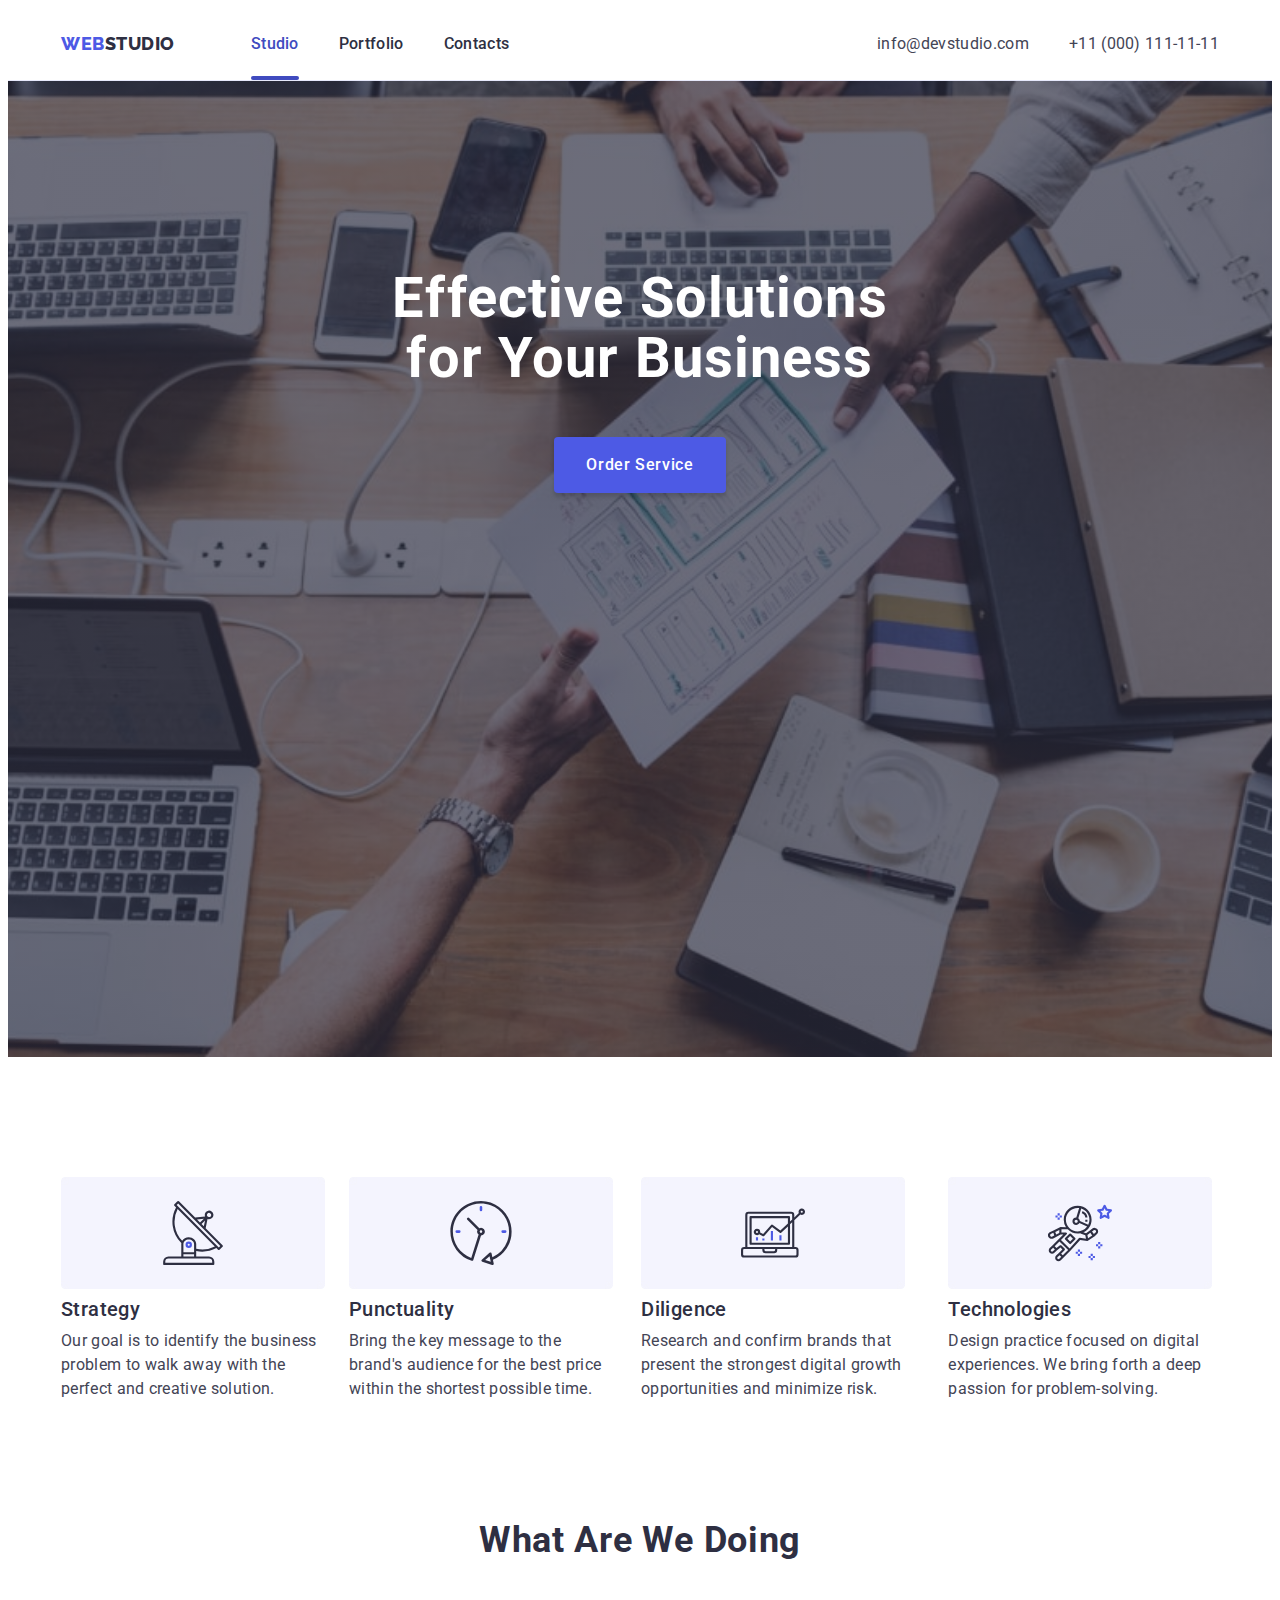
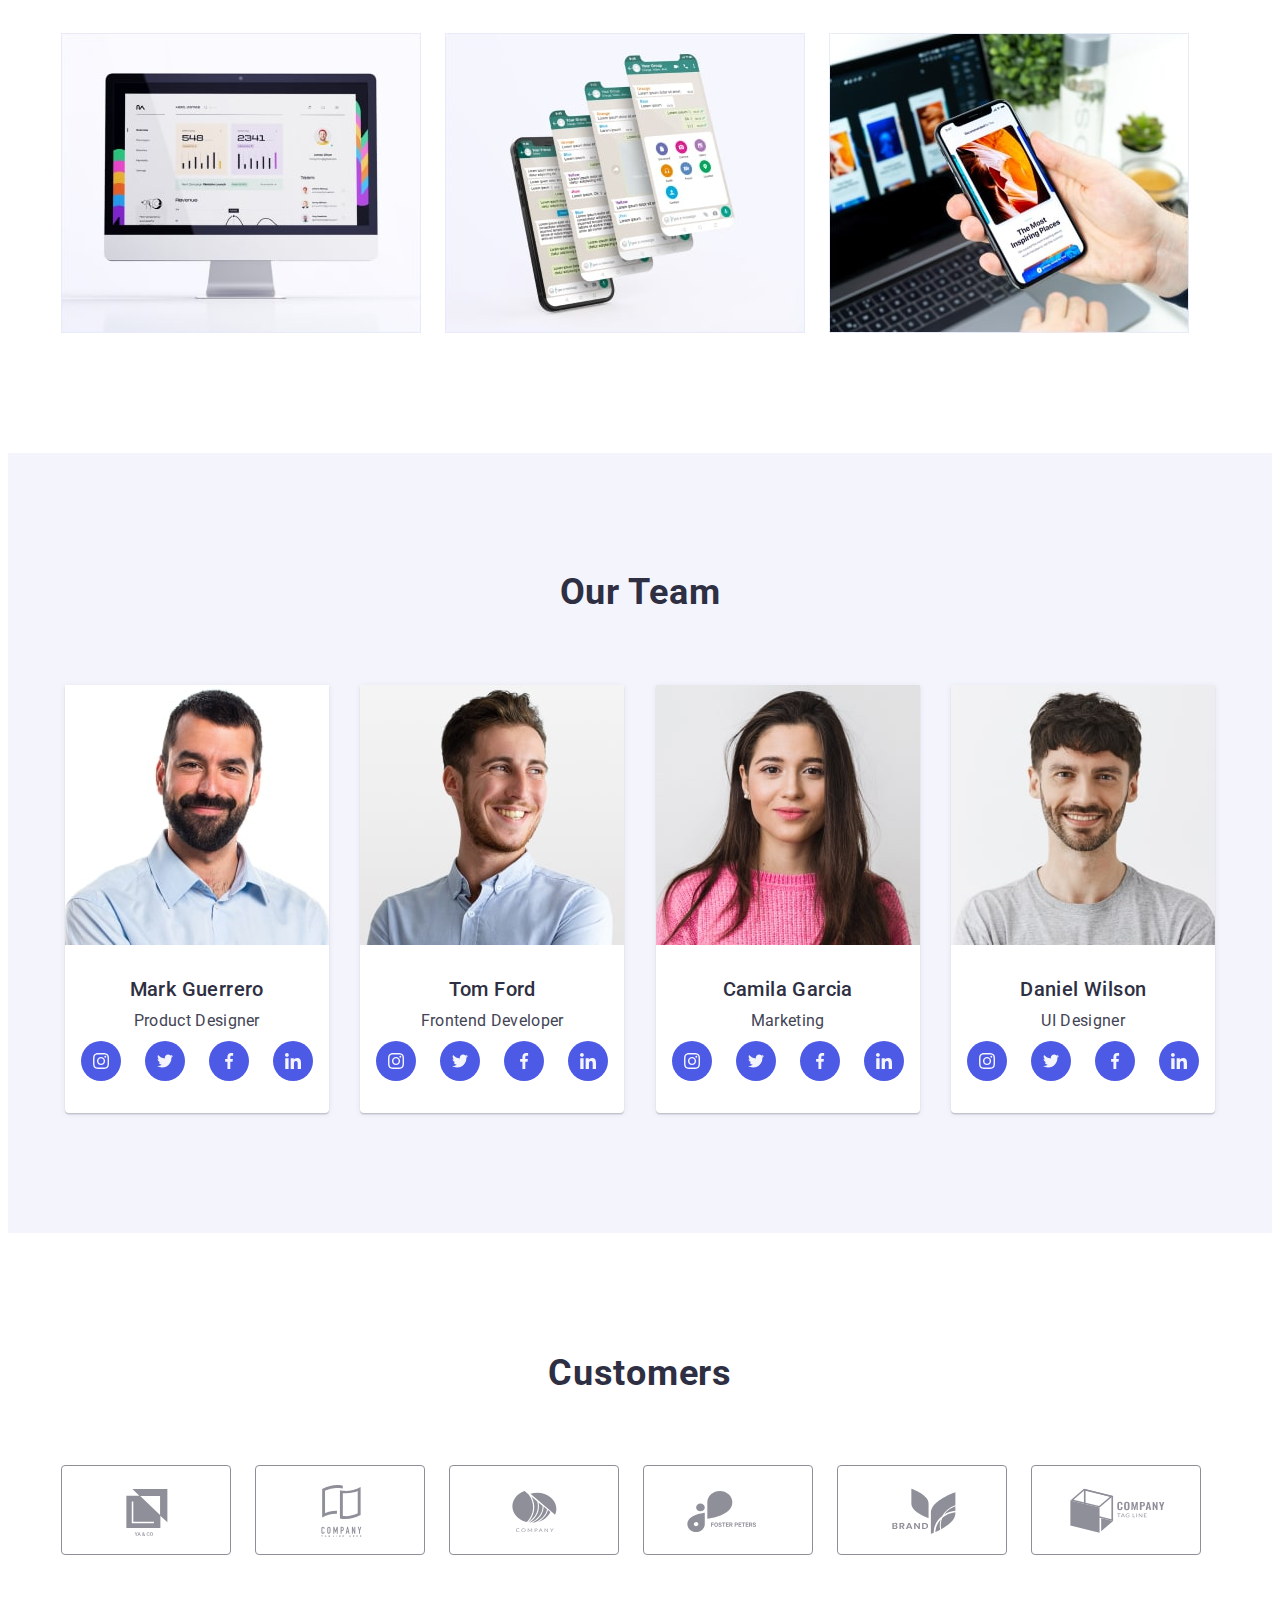
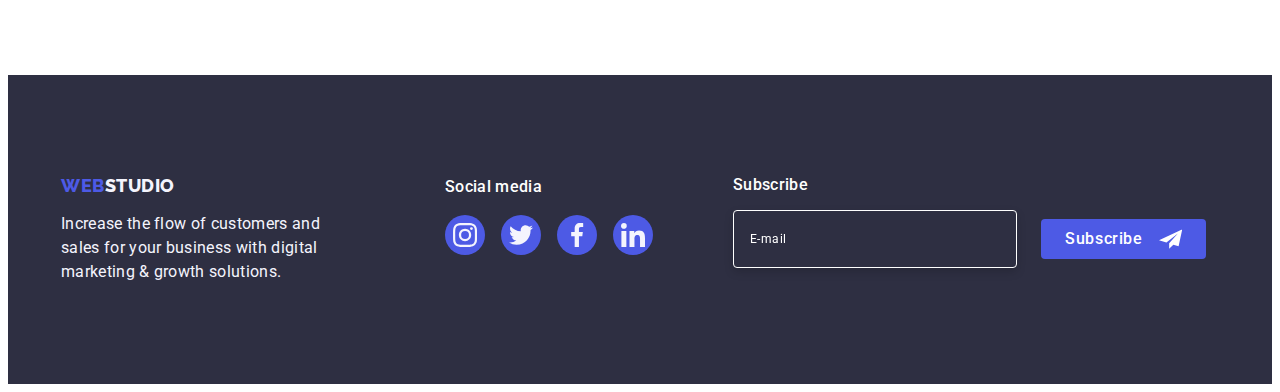
<file: index.html>
<!DOCTYPE html>
<html lang="en">
  <head>
    <meta charset="UTF-8" />
    <meta http-equiv="X-UA-Compatible" content="IE=edge" />
    <meta name="viewport" content="width=device-width, initial-scale=1.0" />
    <title>Web Studio</title>
    <link rel="preconnect" href="https://fonts.googleapis.com" />
    <link rel="preconnect" href="https://fonts.gstatic.com" crossorigin />
    <link
      href="https://fonts.googleapis.com/css2?family=Raleway:wght@800&family=Roboto:wght@400;500;700;900&display=swap"
      rel="stylesheet"
    />
    <link
      rel="stylesheet"
      href="https://cdnjs.cloudflare.com/ajax/libs/modern-normalize/1.1.0/modern-normalize.min.css"
      integrity="sha512-wpPYUAdjBVSE4KJnH1VR1HeZfpl1ub8YT/NKx4PuQ5NmX2tKuGu6U/JRp5y+Y8XG2tV+wKQpNHVUX03MfMFn9Q=="
      crossorigin="anonymous"
      referrerpolicy="no-referrer"
    />
    <link rel="stylesheet" href="./css/styles.css" />
  </head>
  <body>
    <header class="header">
      <div class="container container-header">
        <nav class="header-navigation">
          <a href="./index.html" class="logo-link link"
            >Web<span class="header-logo link">Studio</span></a
          >
          <ul class="header-list list">
            <li class="header-item">
              <a href="./index.html" class="header-link link studio-link"
                >Studio</a
              >
            </li>
            <li class="header-item">
              <a href="./portfolio.html" class="header-link link">Portfolio</a>
            </li>
            <li class="header-item">
              <a href="" class="header-link link">Contacts</a>
            </li>
          </ul>
        </nav>
        <address class="header-address">
          <ul class="header-address-list list">
            <li>
              <a
                class="header-address-link link"
                href="mailto:info@devstudio.com"
                >info@devstudio.com</a
              >
            </li>
            <li>
              <a class="header-address-link link" href="tel:+110001111111"
                >+11 (000) 111-11-11</a
              >
            </li>
          </ul>
        </address>
      </div>
    </header>
    <main>
      <section class="hero">
        <div class="container hero-container">
          <h1 class="hero-title">Effective Solutions for Your Business</h1>
          <button type="button" class="hero-button" data-modal-open>
            Order Service
          </button>
        </div>
      </section>
      <section class="opportunities">
        <div class="container opportunities-container">
          <h2 class="visually-hidden">заголовок</h2>
          <ul class="opportunities-list list">
            <li class="opportunities-item">
              <div class="icons-opportuinities-container">
                <a class="icons-opportuinities-link" href="">
                  <svg class="opportunities-icon" width="64" height="64">
                    <use href="./images/icons-1.svg#icon-antenna-1"></use>
                  </svg>
                </a>
              </div>
              <h3 class="opportunities-titles">Strategy</h3>
              <p class="about-opportunities-titles">
                Our goal is to identify the business problem to walk away with
                the perfect and creative solution.
              </p>
            </li>
            <li class="opportunities-item">
              <div class="icons-opportuinities-container">
                <a class="icons-opportuinities-link" href="">
                  <svg class="opportunities-icon" width="64" height="64">
                    <use href="./images/icons-1.svg#icon-clock-1"></use>
                  </svg>
                </a>
              </div>
              <h3 class="opportunities-titles">Punctuality</h3>
              <p class="about-opportunities-titles">
                Bring the key message to the brand's audience for the best price
                within the shortest possible time.
              </p>
            </li>
            <li class="opportunities-item">
              <div class="icons-opportuinities-container">
                <a class="icons-opportuinities-link" href="">
                  <svg class="opportunities-icon" width="64" height="64">
                    <use href="./images/icons-1.svg#icon-diagram-1"></use>
                  </svg>
                </a>
              </div>
              <h3 class="opportunities-titles">Diligence</h3>
              <p class="about-opportunities-titles">
                Research and confirm brands that present the strongest digital
                growth opportunities and minimize risk.
              </p>
            </li>
            <li class="opportunities-item">
              <div class="icons-opportuinities-container">
                <a class="icons-opportuinities-link" href="">
                  <svg class="opportunities-icon" width="64" height="64">
                    <use href="./images/icons-1.svg#icon-astronaut-1"></use>
                  </svg>
                </a>
              </div>
              <h3 class="opportunities-titles">Technologies</h3>
              <p class="about-opportunities-titles">
                Design practice focused on digital experiences. We bring forth a
                deep passion for problem-solving.
              </p>
            </li>
          </ul>
        </div>
      </section>
      <section class="work">
        <div class="container">
          <h2 class="work-title">What are we doing</h2>
          <ul class="work-list list">
            <li class="work-item">
              <img
                src="./images/doing-1.jpg"
                alt="we are doing-1"
                width="360"
                height="300"
              />
            </li>
            <li class="work-item">
              <img
                src="./images/doing-2.jpg"
                alt="we are doing-2"
                width="360"
                height="300"
              />
            </li>
            <li class="work-item">
              <img
                src="./images/doing-3.jpg"
                alt="we are doing-3"
                width="360"
                height="300"
              />
            </li>
          </ul>
        </div>
      </section>
      <section class="team">
        <div class="container">
          <h2 class="team-title">Our Team</h2>
          <ul class="team-list list">
            <li class="team-item">
              <img
                src="./images/employee-1.jpg"
                alt="employee-1"
                width="264"
                height="260"
              />
              <div class="about-team-title-container">
                <h3 class="about-team-title">Mark Guerrero</h3>
                <p class="about-team-title-work">Product Designer</p>
                <ul class="team-soc-list list">
                  <li class="team-soc-item">
                    <a href="" class="team-soc-link link"
                      ><svg class="team-soc-icon" width="16" height="16">
                        <use
                          href="./images/icons.svg#icon-instagram-logo"
                        ></use>
                      </svg>
                    </a>
                  </li>
                  <li class="team-soc-item">
                    <a href="" class="team-soc-link link">
                      <svg class="team-soc-icon" width="16" height="16">
                        <use href="./images/icons.svg#icon-twitter-logo"></use>
                      </svg>
                    </a>
                  </li>
                  <li class="team-soc-item">
                    <a href="" class="team-soc-link link">
                      <svg class="team-soc-icon" width="16" height="16">
                        <use href="./images/icons.svg#icon-facebook-logo"></use>
                      </svg>
                    </a>
                  </li>
                  <li class="team-soc-item">
                    <a href="" class="team-soc-link link">
                      <svg class="team-soc-icon" width="16" height="16">
                        <use href="./images/icons.svg#icon-linkedin-logo"></use>
                      </svg>
                    </a>
                  </li>
                </ul>
              </div>
            </li>
            <li class="team-item">
              <img
                src="./images/employee-2.jpg"
                alt="employee-2"
                width="264"
                height="260"
              />
              <div class="about-team-title-container">
                <h3 class="about-team-title">Tom Ford</h3>
                <p class="about-team-title-work">Frontend Developer</p>
                <ul class="team-soc-list list">
                  <li class="team-soc-item">
                    <a href="" class="team-soc-link link"
                      ><svg class="team-soc-icon" width="16" height="16">
                        <use
                          href="./images/icons.svg#icon-instagram-logo"
                        ></use>
                      </svg>
                    </a>
                  </li>
                  <li class="team-soc-item">
                    <a href="" class="team-soc-link link">
                      <svg class="team-soc-icon" width="16" height="16">
                        <use href="./images/icons.svg#icon-twitter-logo"></use>
                      </svg>
                    </a>
                  </li>
                  <li class="team-soc-item">
                    <a href="" class="team-soc-link link">
                      <svg class="team-soc-icon" width="16" height="16">
                        <use href="./images/icons.svg#icon-facebook-logo"></use>
                      </svg>
                    </a>
                  </li>
                  <li class="team-soc-item">
                    <a href="" class="team-soc-link link">
                      <svg class="team-soc-icon" width="16" height="16">
                        <use href="./images/icons.svg#icon-linkedin-logo"></use>
                      </svg>
                    </a>
                  </li>
                </ul>
              </div>
            </li>
            <li class="team-item">
              <img
                src="./images/employee-3.jpg"
                alt="employee-3"
                width="264"
                height="260"
              />
              <div class="about-team-title-container">
                <h3 class="about-team-title">Camila Garcia</h3>
                <p class="about-team-title-work">Marketing</p>
                <ul class="team-soc-list list">
                  <li class="team-soc-item">
                    <a href="" class="team-soc-link link">
                      <svg class="team-soc-icon" width="16" height="16">
                        <use
                          href="./images/icons.svg#icon-instagram-logo"
                        ></use>
                      </svg>
                    </a>
                  </li>
                  <li class="team-soc-item">
                    <a href="" class="team-soc-link link">
                      <svg class="team-soc-icon" width="16" height="16">
                        <use href="./images/icons.svg#icon-twitter-logo"></use>
                      </svg>
                    </a>
                  </li>
                  <li class="team-soc-item">
                    <a href="" class="team-soc-link link">
                      <svg class="team-soc-icon" width="16" height="16">
                        <use href="./images/icons.svg#icon-facebook-logo"></use>
                      </svg>
                    </a>
                  </li>
                  <li class="team-soc-item">
                    <a href="" class="team-soc-link link">
                      <svg class="team-soc-icon" width="16" height="16">
                        <use href="./images/icons.svg#icon-linkedin-logo"></use>
                      </svg>
                    </a>
                  </li>
                </ul>
              </div>
            </li>
            <li class="team-item">
              <img
                src="./images/employee-4.jpg"
                alt="employee-4"
                width="264"
                height="260"
              />
              <div class="about-team-title-container">
                <h3 class="about-team-title">Daniel Wilson</h3>
                <p class="about-team-title-work">UI Designer</p>
                <ul class="team-soc-list list">
                  <li class="team-soc-item">
                    <a href="" class="team-soc-link link">
                      <svg class="team-soc-icon" width="16" height="16">
                        <use
                          href="./images/icons.svg#icon-instagram-logo"
                        ></use>
                      </svg>
                    </a>
                  </li>
                  <li class="team-soc-item">
                    <a href="" class="team-soc-link link">
                      <svg class="team-soc-icon" width="16" height="16">
                        <use href="./images/icons.svg#icon-twitter-logo"></use>
                      </svg>
                    </a>
                  </li>
                  <li class="team-soc-item">
                    <a href="" class="team-soc-link link">
                      <svg class="team-soc-icon" width="16" height="16">
                        <use href="./images/icons.svg#icon-facebook-logo"></use>
                      </svg>
                    </a>
                  </li>
                  <li class="team-soc-item">
                    <a href="" class="team-soc-link link">
                      <svg class="team-soc-icon" width="16" height="16">
                        <use href="./images/icons.svg#icon-linkedin-logo"></use>
                      </svg>
                    </a>
                  </li>
                </ul>
              </div>
            </li>
          </ul>
        </div>
      </section>
      <section class="customers">
        <div class="container">
          <p class="customers-text">Customers</p>
          <ul class="customers-list list">
            <li class="customers-item">
              <a href="" class="customers-link link">
                <svg class="customers-icon" width="104" height="56">
                  <use href="./images/icons-customers.svg#icon-Logo"></use>
                </svg>
              </a>
            </li>
            <li class="customers-item">
              <a href="" class="customers-link link">
                <svg class="customers-icon" width="104" height="56">
                  <use href="./images/icons-customers.svg#icon-Logo-1"></use>
                </svg>
              </a>
            </li>
            <li class="customers-item">
              <a href="" class="customers-link link">
                <svg class="customers-icon" width="104" height="56">
                  <use href="./images/icons-customers.svg#icon-Logo-2"></use>
                </svg>
              </a>
            </li>
            <li class="customers-item">
              <a href="" class="customers-link link">
                <svg class="customers-icon" width="104" height="56">
                  <use href="./images/icons-customers.svg#icon-Logo-3"></use>
                </svg>
              </a>
            </li>
            <li class="customers-item">
              <a href="" class="customers-link link">
                <svg class="customers-icon" width="104" height="56">
                  <use href="./images/icons-customers.svg#icon-Logo-4"></use>
                </svg>
              </a>
            </li>
            <li class="customers-item">
              <a href="" class="customers-link link">
                <svg class="customers-icon" width="104" height="56">
                  <use href="./images/icons-customers.svg#icon-Logo-5"></use>
                </svg>
              </a>
            </li>
          </ul>
        </div>
      </section>
    </main>
    <footer class="footer">
      <div class="container footer-container">
        <div>
          <a class="logo-link link" href="./index.html"
            >Web<span class="footer-logo link">Studio</span></a
          >
          <p class="footer-text">
            Increase the flow of customers and sales for your business with
            digital marketing & growth solutions.
          </p>
        </div>
        <div class="footer-icon-container">
          <p class="footer-text-icon">Social media</p>
          <ul class="footer-soc-list list">
            <li class="footer-soc-item">
              <a class="footer-soc-link link" href="">
                <svg class="footer-soc-icon" width="24" height="24">
                  <use href="./images/icons.svg#icon-instagram-logo"></use>
                </svg>
              </a>
            </li>
            <li class="footer-soc-item">
              <a class="footer-soc-link link" href="">
                <svg class="footer-soc-icon" width="24" height="24">
                  <use href="./images/icons.svg#icon-twitter-logo"></use>
                </svg>
              </a>
            </li>
            <li class="footer-soc-item">
              <a class="footer-soc-link link" href="">
                <svg class="footer-soc-icon" width="24" height="24">
                  <use href="./images/icons.svg#icon-facebook-logo"></use>
                </svg>
              </a>
            </li>
            <li class="footer-soc-item">
              <a class="footer-soc-link link" href="">
                <svg class="footer-soc-icon" width="24" height="24">
                  <use href="./images/icons.svg#icon-linkedin-logo"></use>
                </svg>
              </a>
            </li>
          </ul>
        </div>
        <div class="subscribe">
          <p class="text-subscribe">Subscribe</p>
          <form class="subscribe-form">
            <input
              class="subscribe-email"
              id="email"
              type="email"
              placeholder="E-mail"
            />
            <button type="submit" class="subscribe-btn">
              <span class="subscribe-text-icon"
                >Subscribe
                <svg class="airplane" width="24" height="24">
                  <use href="./images/icons.svg#icon-Frame-3-1"></use>
                </svg>
              </span>
            </button>
          </form>
        </div>
      </div>
    </footer>
    <div class="backdrop is-hidden" data-modal>
      <div class="modal">
        <button type="button" class="modal-button" data-modal-close>
          <svg class="modal-icon" width="8" height="8">
            <use
              href="./images/symbol-defs.svg#icon-close-black-18dp-2-1"
            ></use>
          </svg>
        </button>
        <p class="backdrop-title">
          Leave your contacts and we will call you back
        </p>
        <form class="backdrop-form">
          <label class="backdrop-label">
            <span class="names-label">Name</span>
            <div class="input-wrap">
              <input type="text" name="text" required class="backdrop-input" />
              <svg class="input-icon" width="18" height="18">
                <use href="./images/icons.svg#icon-person-1"></use>
              </svg>
            </div>
          </label>
          <label class="backdrop-label">
            <span class="names-label">Phone</span>
            <div class="input-wrap">
              <input
                type="tel"
                name="phone_number"
                required
                class="backdrop-input"
              />
              <svg class="input-icon" width="18" height="24">
                <use href="./images/icons.svg#icon-tel-1"></use>
              </svg>
            </div>
          </label>
          <label class="backdrop-label">
            <span class="names-label">Email</span>
            <div class="input-wrap">
              <input
                type="email"
                name="email"
                required
                class="backdrop-input"
              />
              <svg class="input-icon" width="18" height="24">
                <use href="./images/icons.svg#icon-email-1"></use>
              </svg>
            </div>
          </label>
          <label class="backdrop-label-1">
            <span class="names-label">Comment</span>
            <textarea
              class="backdrop-input-1"
              name="text"
              id="text"
              placeholder="Text input"
              cols="5"
              rows="7"
            ></textarea>
          </label>
          <div class="backdrop-check">
            <input
              class="check-btn is-hidden"
              name="privacy"
              type="checkbox"
              value="true"
              id="privacy"
            />
            <label for="privacy" class="privacy-information">
              I accept the terms and conditions of the
              <a href=""><span class="privacy-policy">Privacy Policy</span> </a>
            </label>
          </div>
          <div class="button-wrap-backdrop">
            <button type="submit" class="backdrop-button">Send</button>
          </div>
        </form>
      </div>
    </div>
    <script src="./js/modal.js"></script>
  </body>
</html>
</file>
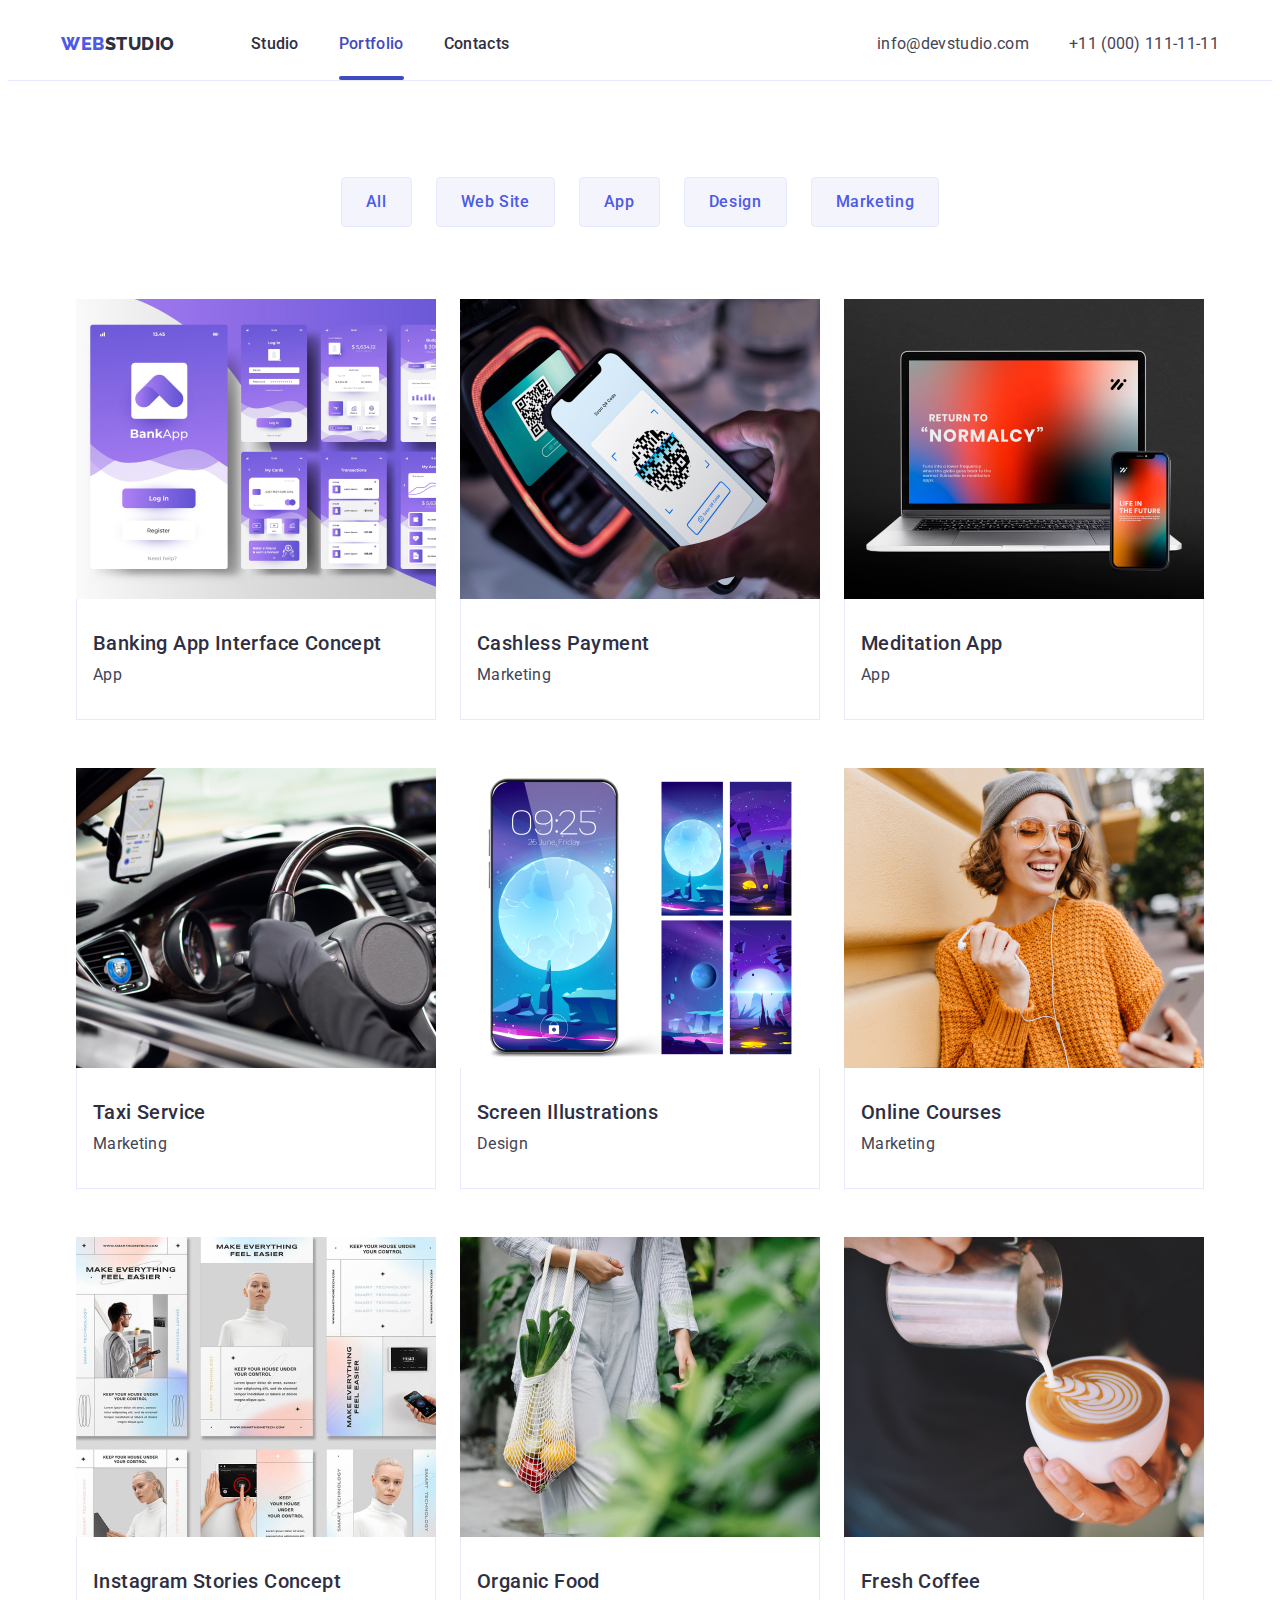
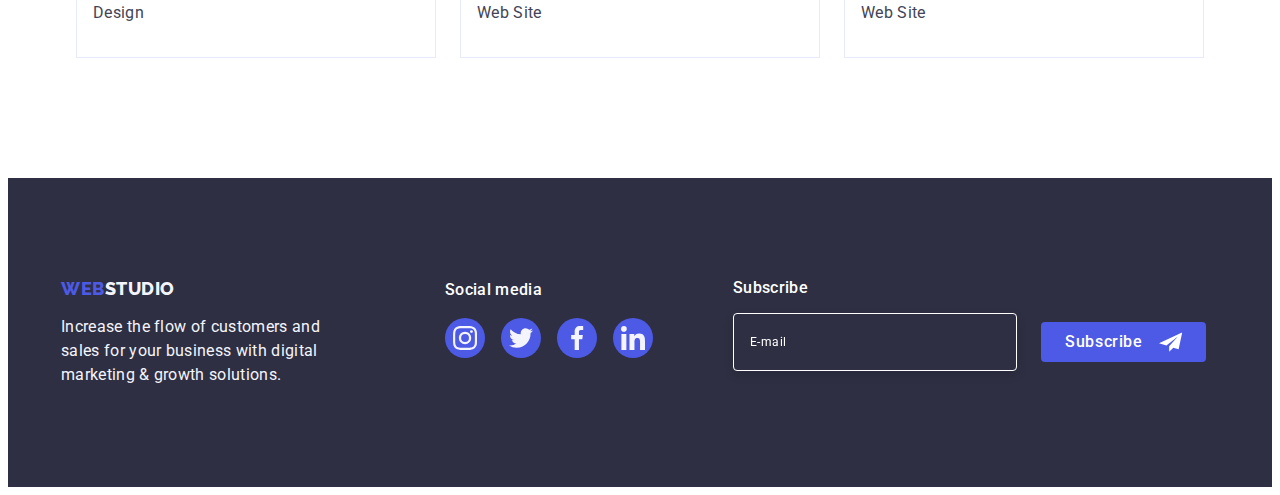
<file: portfolio.html>
<!DOCTYPE html>
<html lang="en">
  <head>
    <meta charset="UTF-8" />
    <meta http-equiv="X-UA-Compatible" content="IE=edge" />
    <meta name="viewport" content="width=device-width, initial-scale=1.0" />
    <title>Web Studio</title>
    <link rel="preconnect" href="https://fonts.googleapis.com" />
    <link rel="preconnect" href="https://fonts.gstatic.com" crossorigin />
    <link
      href="https://fonts.googleapis.com/css2?family=Raleway:wght@800&family=Roboto:wght@400;500;700;900&display=swap"
      rel="stylesheet"
    />
    <link
      rel="stylesheet"
      href="https://cdnjs.cloudflare.com/ajax/libs/modern-normalize/1.1.0/modern-normalize.min.css"
      integrity="sha512-wpPYUAdjBVSE4KJnH1VR1HeZfpl1ub8YT/NKx4PuQ5NmX2tKuGu6U/JRp5y+Y8XG2tV+wKQpNHVUX03MfMFn9Q=="
      crossorigin="anonymous"
      referrerpolicy="no-referrer"
    />
    <link rel="stylesheet" href="./css/styles.css" />
  </head>
  <body>
    <header class="portfolio-header">
      <div class="container container-header-portfolio">
        <nav class="portfolio-header-navigation">
          <a href="./index.html" class="portfolio-logo-link link"
            >Web<span class="portfolio-header-logo link">Studio</span></a
          >
          <ul class="portfolio-header-list list">
            <li class="portfolio-header-item">
              <a href="./index.html" class="portfolio-header-link link"
                >Studio</a
              >
            </li>
            <li class="portfolio-header-item">
              <a
                href="./portfolio.html"
                class="portfolio-header-link link main-porfolio-link"
                >Portfolio</a
              >
            </li>
            <li class="portfolio-header-item">
              <a class="portfolio-header-link link" href="">Contacts</a>
            </li>
          </ul>
        </nav>
        <address class="portfolio-header-address">
          <ul class="portfolio-header-list list">
            <li class="portfolio-header-item">
              <a
                class="portfolio-address-link link"
                href="mailto:info@devstudio.com"
                >info@devstudio.com</a
              >
            </li>
            <li class="portfolio-header-item">
              <a class="portfolio-address-link link" href="tel:+110001111111"
                >+11 (000) 111-11-11</a
              >
            </li>
          </ul>
        </address>
      </div>
    </header>
    <main>
      <section class="hero-portfolio">
        <div class="container">
          <h1 class="visually-hidden">заголовок</h1>
          <ul class="help-button-list list container-wrap-button">
            <li class="help-button-item">
              <button class="help-button-btn" type="button">All</button>
            </li>
            <li class="help-button-item">
              <button class="help-button-btn" type="button">Web Site</button>
            </li>
            <li class="help-button-item">
              <button class="help-button-btn" type="button">App</button>
            </li>
            <li class="help-button-item">
              <button class="help-button-btn" type="button">Design</button>
            </li>
            <li class="help-button-item">
              <button class="help-button-btn" type="button">Marketing</button>
            </li>
          </ul>
          <ul class="hero-portfolio-list list">
            <li class="hero-portfolio-item">
              <a href="" class="hero-portfolio-link link">
                <div class="back-text-styles">
                  <img
                    src="./images/row-1-1.jpg"
                    alt="Banking App"
                    width="360"
                    height="300"
                  />
                  <p class="hero-portfolio-text">
                    14 Stylish and User-Friendly App Design Concepts · Task
                    Manager App · Calorie Tracker App · Exotic Fruit Ecommerce
                    App · Cloud Storage App
                  </p>
                </div>
                <div class="hero-portfolio-titles-container">
                  <h2 class="hero-portfolio-titles">
                    Banking App Interface Concept
                  </h2>
                  <p class="about-hero-portfolio-titles">App</p>
                </div>
              </a>
            </li>
            <li class="hero-portfolio-item">
              <a href="" class="hero-portfolio-link link">
                <div class="back-text-styles">
                  <img
                    src="./images/row-1-2.jpg"
                    alt="Cashless Payment"
                    width="360"
                    height="300"
                  />
                  <p class="hero-portfolio-text">
                    14 Stylish and User-Friendly App Design Concepts · Task
                    Manager App · Calorie Tracker App · Exotic Fruit Ecommerce
                    App · Cloud Storage App
                  </p>
                </div>
                <div class="hero-portfolio-titles-container">
                  <h2 class="hero-portfolio-titles">Cashless Payment</h2>
                  <p class="about-hero-portfolio-titles">Marketing</p>
                </div>
              </a>
            </li>
            <li class="hero-portfolio-item">
              <a href="" class="hero-portfolio-link link">
                <div class="back-text-styles">
                  <img
                    src="./images/row-1-3.jpg"
                    alt="Meditation App"
                    width="360"
                    height="300"
                  />
                  <p class="hero-portfolio-text">
                    14 Stylish and User-Friendly App Design Concepts · Task
                    Manager App · Calorie Tracker App · Exotic Fruit Ecommerce
                    App · Cloud Storage App
                  </p>
                </div>
                <div class="hero-portfolio-titles-container">
                  <h2 class="hero-portfolio-titles">Meditation App</h2>
                  <p class="about-hero-portfolio-titles">App</p>
                </div>
              </a>
            </li>
            <li class="hero-portfolio-item">
              <a href="" class="hero-portfolio-link link">
                <div class="back-text-styles">
                  <img
                    src="./images/row-2-1.jpg"
                    alt="Taxi Service"
                    width="360"
                    height="300"
                  />
                  <p class="hero-portfolio-text">
                    14 Stylish and User-Friendly App Design Concepts · Task
                    Manager App · Calorie Tracker App · Exotic Fruit Ecommerce
                    App · Cloud Storage App
                  </p>
                </div>
                <div class="hero-portfolio-titles-container">
                  <h2 class="hero-portfolio-titles">Taxi Service</h2>
                  <p class="about-hero-portfolio-titles">Marketing</p>
                </div>
              </a>
            </li>
            <li class="hero-portfolio-item">
              <a href="" class="hero-portfolio-link link">
                <div class="back-text-styles">
                  <img
                    src="./images/row-2-2.jpg"
                    alt="Screen Illustrations"
                    width="360"
                    height="300"
                  />
                  <p class="hero-portfolio-text">
                    14 Stylish and User-Friendly App Design Concepts · Task
                    Manager App · Calorie Tracker App · Exotic Fruit Ecommerce
                    App · Cloud Storage App
                  </p>
                </div>
                <div class="hero-portfolio-titles-container">
                  <h2 class="hero-portfolio-titles">Screen Illustrations</h2>
                  <p class="about-hero-portfolio-titles">Design</p>
                </div>
              </a>
            </li>
            <li class="hero-portfolio-item">
              <a href="" class="hero-portfolio-link link">
                <div class="back-text-styles">
                  <img
                    src="./images/row-2-3.jpg"
                    alt="Online Courses"
                    width="360"
                    height="300"
                  />
                  <p class="hero-portfolio-text">
                    14 Stylish and User-Friendly App Design Concepts · Task
                    Manager App · Calorie Tracker App · Exotic Fruit Ecommerce
                    App · Cloud Storage App
                  </p>
                </div>
                <div class="hero-portfolio-titles-container">
                  <h2 class="hero-portfolio-titles">Online Courses</h2>
                  <p class="about-hero-portfolio-titles">Marketing</p>
                </div>
              </a>
            </li>
            <li class="hero-portfolio-item">
              <a href="" class="hero-portfolio-link link">
                <div class="back-text-styles">
                  <img
                    src="./images/row-3-1.jpg"
                    alt="Instagram Stories Concept"
                    width="360"
                    height="300"
                  />
                  <p class="hero-portfolio-text">
                    14 Stylish and User-Friendly App Design Concepts · Task
                    Manager App · Calorie Tracker App · Exotic Fruit Ecommerce
                    App · Cloud Storage App
                  </p>
                </div>
                <div class="hero-portfolio-titles-container">
                  <h2 class="hero-portfolio-titles">
                    Instagram Stories Concept
                  </h2>
                  <p class="about-hero-portfolio-titles">Design</p>
                </div>
              </a>
            </li>
            <li class="hero-portfolio-item">
              <a href="" class="hero-portfolio-link link">
                <div class="back-text-styles">
                  <img
                    src="./images/row-3-2.jpg"
                    alt="Organic Food"
                    width="360"
                    height="300"
                  />
                  <p class="hero-portfolio-text">
                    14 Stylish and User-Friendly App Design Concepts · Task
                    Manager App · Calorie Tracker App · Exotic Fruit Ecommerce
                    App · Cloud Storage App
                  </p>
                </div>
                <div class="hero-portfolio-titles-container">
                  <h2 class="hero-portfolio-titles">Organic Food</h2>
                  <p class="about-hero-portfolio-titles">Web Site</p>
                </div>
              </a>
            </li>
            <li class="hero-portfolio-item">
              <a href="" class="hero-portfolio-link link">
                <div class="back-text-styles">
                  <img
                    src="./images/row-3-3.jpg"
                    alt="Fresh Coffee"
                    width="360"
                    height="300"
                  />
                  <p class="hero-portfolio-text">
                    14 Stylish and User-Friendly App Design Concepts · Task
                    Manager App · Calorie Tracker App · Exotic Fruit Ecommerce
                    App · Cloud Storage App
                  </p>
                </div>
                <div class="hero-portfolio-titles-container">
                  <h2 class="hero-portfolio-titles">Fresh Coffee</h2>
                  <p class="about-hero-portfolio-titles">Web Site</p>
                </div>
              </a>
            </li>
          </ul>
        </div>
      </section>
    </main>
    <footer class="portfolio-footer">
      <div class="container footer-container">
        <div>
          <a class="portfolio-footer-logo-link link" href="./portfolio.html"
            >Web<span class="portfolio-footer-logo link">Studio</span></a
          >
          <p class="portfolio-footer-text">
            Increase the flow of customers and sales for your business with
            digital marketing & growth solutions.
          </p>
        </div>
        <div class="footer-icon-container">
          <p class="footer-text-icon">Social media</p>
          <ul class="footer-soc-list list">
            <li class="footer-soc-item">
              <a class="footer-soc-link link" href="">
                <svg class="footer-soc-icon" width="24" height="24">
                  <use href="./images/icons.svg#icon-instagram-logo"></use>
                </svg>
              </a>
            </li>
            <li class="footer-soc-item">
              <a class="footer-soc-link link" href="">
                <svg class="footer-soc-icon" width="24" height="24">
                  <use href="./images/icons.svg#icon-twitter-logo"></use>
                </svg>
              </a>
            </li>
            <li class="footer-soc-item">
              <a class="footer-soc-link link" href="">
                <svg class="footer-soc-icon" width="24" height="24">
                  <use href="./images/icons.svg#icon-facebook-logo"></use>
                </svg>
              </a>
            </li>
            <li class="footer-soc-item">
              <a class="footer-soc-link link" href="">
                <svg class="footer-soc-icon" width="24" height="24">
                  <use href="./images/icons.svg#icon-linkedin-logo"></use>
                </svg>
              </a>
            </li>
          </ul>
        </div>
        <div class="subscribe">
          <p class="text-subscribe">Subscribe</p>
          <form class="subscribe-form">
            <input
              class="subscribe-email"
              id="email"
              type="email"
              placeholder="E-mail"
            />
            <button type="submit" class="subscribe-btn">
              <span class="subscribe-text-icon"
                >Subscribe
                <svg class="airplane" width="24" height="24">
                  <use href="./images/icons.svg#icon-Frame-3-1"></use>
                </svg>
              </span>
            </button>
          </form>
        </div>
      </div>
    </footer>
  </body>
</html>
</file>
<file: css/styles.css>
:root {
  ---main-backgroung-color: #ffffff;
}

body {
  font-family: "Roboto", sans-serif;
  letter-spacing: 0.02em;
  color: #434455;
  background-color: var(---main-backgroung-color);
}

p,
h1,
h2,
h3,
h4,
h5,
h6 {
  margin: 0;
}

ul,
ol {
  margin: 0;
  padding-left: 0;
}

button {
  cursor: pointer;
  display: block;
}
img {
  display: block;
}
address {
  font-style: normal;
}

.list {
  list-style: none;
}

.link {
  text-decoration: none;
}

.container {
  width: 1158px;
  margin: 0 auto;
}

.visually-hidden {
  position: absolute;
  width: 1px;
  height: 1px;
  margin: -1px;
  border: 0;
  padding: 0;
  white-space: nowrap;
  clip-path: inset(100%);
  clip: rect(0 0 0 0);
  overflow: hidden;
}

/**--------------------------HEADER-------------------------**/
.header {
  padding-top: 24px;
  padding-bottom: 24px;
  border-bottom: 1px solid #e7e9fc;
}
.header-navigation {
  display: flex;
  align-items: center;
  margin-right: auto;
}
.container-header {
  display: flex;
  align-items: center;
}

.container {
  width: 1158px;
  margin: 0 auto;
  padding: 0px 15px;
}

.logo-link {
  font-family: "Raleway", sans-serif;
  font-style: normal;
  font-weight: 800;
  font-size: 18px;
  line-height: 1.17;
  letter-spacing: 0.03em;
  text-transform: uppercase;
  color: #4d5ae5;
  margin-right: 76px;
}
.header-logo {
  color: #2e2f42;
}

.header-list {
  display: flex;
  gap: 40px;
}
.header-item {
}

.header-link {
  font-weight: 500;
  font-size: 16px;
  line-height: calc(24 / 16);
  letter-spacing: 0.02em;
  color: #2e2f42;
  transition: color 250ms;
  transition-timing-function: cubic-bezier(0.4, 0, 0.2, 1);
}

.studio-link {
  position: relative;
  color: #404bbf;
}

.studio-link::after {
  content: "";
  position: absolute;
  left: 0;
  bottom: -27px;
  width: 100%;
  height: 4px;
  background-color: #404bbf;
  border-radius: 2px;
}

.header-link {
}

.header-link:hover {
  color: #404bbf;
}
.header-link:focus {
  color: #404bbf;
}

.header-address {
  font-style: normal;
}
.header-address-list {
  display: flex;
  gap: 40px;
}
.header-address-link {
  font-weight: 400;
  font-size: 16px;
  line-height: calc(24 / 16);
  letter-spacing: 0.02em;
  color: #434455;
  transition: color 250ms;
  transition-timing-function: cubic-bezier(0.4, 0, 0.2, 1);
}

.header-address-link:focus {
  color: #404bbf;
}
.header-address-link:hover {
  color: #404bbf;
}

/**--------------------------HERO-------------------------**/
.hero {
  background-color: #2e2f42;
  padding-top: 188px;
  padding-bottom: 188px;
  text-align: center;
  background-image: linear-gradient(
      rgba(46, 47, 66, 0.7),
      rgba(46, 47, 66, 0.7)
    ),
    url(../images/hero-background.jpg);
  background-repeat: no-repeat;
  background-position: center;
  background-size: cover;
  max-width: 1440px;
  height: 600px;
  margin: 0 auto;
}

.hero-title {
  font-weight: 700;
  font-size: 56px;
  line-height: 1.07;
  letter-spacing: 0.02em;
  color: #ffffff;
  text-align: center;
  width: 496px;
  height: 120px;
  margin: 0 auto;
  margin-bottom: 48px;
}
.hero-button {
  font-family: "Roboto", sans-serif;
  font-weight: 500;
  font-size: 16px;
  line-height: calc(24 / 16);
  letter-spacing: 0.04em;
  color: #ffffff;
  cursor: pointer;
  background-color: #4d5ae5;
  display: block;
  margin: 0 auto;
  box-shadow: 0px 4px 4px rgba(0, 0, 0, 0.15);
  border-radius: 4px;
  padding: 16px 32px;
  border: none;
  transition: background-color 250ms;
  transition-timing-function: cubic-bezier(0.4, 0, 0.2, 1);
}

.hero-button:hover {
  background-color: #404bbf;
}
.hero-button:focus {
  background-color: #404bbf;
}

/**----------------------OPPORTUNITIES---------------------**/
.opportunities {
  padding-top: 120px;
  padding-bottom: 120px;
}
.icons-opportuinities-container {
  display: flex;
  align-items: center;
  justify-content: center;
  background-image: url(../images/background-opportinities.jpg);
  border-radius: 4px;
  margin-bottom: 8px;
  width: 264px;
  height: 112px;
}
.icons-opportuinities-link {
  width: 100%;
  height: 100%;
  display: flex;
  align-items: center;
  justify-content: center;
}
.hidden-opportunities-title {
}
.opportunities-list {
  display: flex;
  gap: 24px;
  justify-content: center;
}
.opportunities-item {
}
.opportunities-titles {
  font-weight: 500;
  font-size: 20px;
  line-height: calc(24 / 20);
  letter-spacing: 0.02em;
  color: #2e2f42;
  margin-bottom: 8px;
}
.about-opportunities-titles {
  font-weight: 400;
  font-size: 16px;
  line-height: calc(24 / 16);
  letter-spacing: 0.02em;
  color: #434455;
}

/**--------------------------WORK-------------------------**/
.work {
  padding-bottom: 120px;
}
.work-title {
  font-weight: 700;
  font-size: 36px;
  line-height: 1.11;
  letter-spacing: 0.02em;
  color: #2e2f42;
  text-align: center;
  text-transform: capitalize;
  margin-bottom: 72px;
}
.work-list {
  display: flex;
  gap: 24px;
}

.work-item {
}

/**--------------------------TEAM-------------------------**/
.team {
  background-color: #f4f4fd;
  padding-top: 120px;
  padding-bottom: 120px;
}
.team-title {
  font-weight: 700;
  font-size: 36px;
  line-height: 1.11;
  letter-spacing: 0.02em;
  color: #2e2f42;
  text-align: center;
  text-transform: capitalize;
  margin-bottom: 72px;
}
.team-list {
  display: flex;
  gap: 24px;
  border-radius: 0px 0px 4px 4px;
}

.team-item {
  background-color: #ffffff;
  margin: 0 auto;
  box-shadow: 0px 1px 6px rgba(46, 47, 66, 0.08),
    0px 1px 1px rgba(46, 47, 66, 0.16), 0px 2px 1px rgba(46, 47, 66, 0.08);
  border-radius: 0px 0px 4px 4px;
}
.about-team-title {
  font-weight: 500;
  font-size: 20px;
  line-height: calc(24 / 20);
  letter-spacing: 0.02em;
  color: #2e2f42;
  text-align: center;
  margin-bottom: 8px;
}
.about-team-title-work {
  font-weight: 400;
  font-size: 16px;
  line-height: calc(24 / 16);
  letter-spacing: 0.02em;
  color: #434455;
  text-align: center;
  margin-bottom: 8px;
}
.team-soc-list {
  display: flex;
  justify-content: center;
  gap: 24px;
}

.team-soc-item {
  width: 40px;
  height: 40px;
}
.team-soc-link {
  width: 100%;
  height: 100%;
  border-radius: 50%;
  background-color: #4d5ae5;
  display: flex;
  align-items: center;
  justify-content: center;
  transition: background-color 250ms;
  transition-timing-function: cubic-bezier(0.4, 0, 0.2, 1);
}
.team-soc-link:hover {
  background-color: #31d0aa;
}
.team-soc-link:focus {
  background-color: #31d0aa;
}

.team-soc-icon {
  fill: #f4f4fd;
}

.about-team-title-container {
  padding: 32px 16px;
}

/**-------------------------CUSTOMERS---------------------**/
.customers {
  padding: 120px 0px;
}
.customers-text {
  font-family: "Roboto";
  font-style: normal;
  font-weight: 700;
  font-size: 36px;
  line-height: calc(40 / 36);
  text-align: center;
  letter-spacing: 0.02em;
  text-transform: capitalize;
  color: #2e2f42;
  margin-bottom: 72px;
}
.customers-list {
  display: flex;
  gap: 24px;
}
.customers-item {
}
.customers-link {
  display: flex;
  align-items: center;
  justify-content: center;
  color: #8e8f99;
  border: 1px solid currentColor;
  border-radius: 4px;
  width: 168px;
  height: 88px;
  transition: color 250ms;
  transition-timing-function: cubic-bezier(0.4, 0, 0.2, 1);
}
.customers-icon {
  fill: currentColor;
}
.customers-link:hover {
  color: #404bbf;
}
.customers-link:focus {
  color: #404bbf;
}

/**--------------------------FOOTER-------------------------**/
.footer {
  background-color: #2e2f42;
  padding-top: 100px;
  padding-bottom: 100px;
}
.footer-container {
  display: flex;
}
.logo-link {
  font-family: "Raleway", sans-serif;
  font-style: normal;
  font-weight: 800;
  font-size: 18px;
  line-height: 1.17;
  letter-spacing: 0.03em;
  color: #4d5ae5;
  text-transform: uppercase;
}
.footer-logo {
  font-family: "Raleway", sans-serif;
  font-style: normal;
  font-weight: 800;
  font-size: 18px;
  line-height: 1.17;
  letter-spacing: 0.03em;
  color: #f4f4fd;
  text-transform: uppercase;
}

.footer-text {
  font-weight: 400;
  font-size: 16px;
  line-height: calc(24 / 16);
  letter-spacing: 0.02em;
  color: #f4f4fd;
  margin-top: 16px;
  max-width: 264px;
}

.footer-icon-container {
  margin-left: 120px;
}
.footer-text-icon {
  font-family: "Roboto";
  font-style: normal;
  font-weight: 500;
  font-size: 16px;
  line-height: 1.5;
  letter-spacing: 0.02em;
  color: #ffffff;
  margin-bottom: 16px;
}
.footer-soc-list {
  display: flex;
  gap: 16px;
}

.footer-soc-item {
  width: 40px;
  height: 40px;
}
.footer-soc-link {
  width: 100%;
  height: 100%;
  border-radius: 50%;
  background-color: #4d5ae5;
  display: flex;
  align-items: center;
  justify-content: center;
  transition: background-color 250ms;
  transition-timing-function: cubic-bezier(0.4, 0, 0.2, 1);
}
.footer-soc-link:hover {
  background-color: #31d0aa;
}
.footer-soc-link:focus {
  background-color: #31d0aa;
}
.footer-soc-icon {
  fill: #f4f4fd;
}

.subscribe {
  margin-left: 80px;
}
.subscribe-form {
  display: flex;
  gap: 24px;
  align-items: center;
  justify-content: center;
}
.text-subscribe {
  margin-bottom: 16px;
  font-weight: 500;
  font-size: 16px;
  line-height: calc(24 / 16px);
  letter-spacing: 0.02em;
  color: #ffffff;
}
.subscribe-email {
  width: 264px;
  height: 40px;
  border: 1px solid #ffffff;
  filter: drop-shadow(0px 4px 4px rgba(0, 0, 0, 0.15));
  border-radius: 4px;
  background-color: #2e2f42;
  font-family: "Roboto";
  font-style: normal;
  font-weight: 400;
  font-size: 12px;
  line-height: 2;
  letter-spacing: 0.04em;
  color: #ffffff;
  padding-left: 16px;
  padding-top: 8px;
  padding-bottom: 8px;
}
.subscribe-email:focus {
  outline: transparent;
}
.subscribe-email::placeholder {
  font-family: "Roboto";
  font-style: normal;
  font-weight: 400;
  font-size: 12px;
  line-height: 2;
  letter-spacing: 0.04em;
  color: #ffffff;
}

.subscribe-btn {
  width: 165px;
  height: 40px;
  background-color: #4d5ae5;
  border-radius: 4px;
  border: none;
  transition: background-color 250ms;
  transition-timing-function: cubic-bezier(0.4, 0, 0.2, 1);
  padding: 8px 24px;
}
.subscribe-text-icon {
  font-family: "Roboto";
  font-style: normal;
  font-weight: 500;
  font-size: 16px;
  line-height: calc(24 / 16);
  letter-spacing: 0.04em;
  color: #ffffff;
  display: flex;
  align-items: center;
  gap: 16px;
}
.airplane {
}
.subscribe-btn:hover {
  background-color: #404bbf;
}
.subscribe-btn:focus {
  background-color: #404bbf;
}

/**--------------------------Second page------------------------*/

/**-----------------------PORTFOLIO HEADER-------------------*/

.portfolio-header {
  padding-top: 24px;
  padding-bottom: 24px;
  border-bottom: 1px solid #e7e9fc;
}
.portfolio-header-navigation {
  display: flex;
  align-items: center;
  margin-right: auto;
}

.container-header-portfolio {
  display: flex;
  align-items: center;
}
.portfolio-logo-link {
  font-family: "Raleway", sans-serif;
  font-style: normal;
  font-weight: 800;
  font-size: 18px;
  line-height: 1.17;
  letter-spacing: 0.03em;
  color: #4d5ae5;
  text-transform: uppercase;
  margin-right: 76px;
}

.portfolio-header-logo {
  color: #2e2f42;
}

.portfolio-header-list {
  display: flex;
  gap: 40px;
}
.portfolio-header-item {
}
.portfolio-header-link {
  font-weight: 500;
  font-size: 16px;
  line-height: calc(24 / 16);
  letter-spacing: 0.02em;
  color: #2e2f42;
  transition: color 250ms;
  transition-timing-function: cubic-bezier(0.4, 0, 0.2, 1);
}

.main-porfolio-link {
  position: relative;
  color: #404bbf;
}

.main-porfolio-link::after {
  content: "";
  position: absolute;
  left: 0;
  bottom: -27px;
  width: 100%;
  height: 4px;
  background-color: #404bbf;
  border-radius: 2px;
}

.portfolio-header-link:hover {
  color: #404bbf;
}
.portfolio-header-link:focus {
  color: #404bbf;
}
.portfolio-header-address {
  font-style: normal;
}
.portfolio-header-list-address {
  display: flex;
}
.portfolio-address-link {
  font-weight: 400;
  font-size: 16px;
  line-height: calc(24 / 16);
  letter-spacing: 0.02em;
  color: #434455;
  transition: color 250ms;
  transition-timing-function: cubic-bezier(0.4, 0, 0.2, 1);
}

.portfolio-address-link:hover {
  color: #404bbf;
}
.portfolio-address-link:focus {
  color: #404bbf;
}

/**-----------------------HERO PORTFOLIO------------------------*/
.hero-portfolio {
  padding-top: 96px;
  padding-bottom: 120px;
}
.help-button-list {
  margin-bottom: 72px;
  display: flex;
  gap: 24px;
  justify-content: center;
}

.help-button-item {
}

.help-button-btn {
  font-family: "Roboto", sans-serif;
  font-weight: 500;
  font-size: 16px;
  line-height: calc(24 / 16);
  letter-spacing: 0.04em;
  color: #4d5ae5;
  background-color: #f4f4fd;
  cursor: pointer;
  border: 1px solid #e7e9fc;
  border-radius: 4px;
  padding: 12px 24px;
  transition: background-color 250ms, border 250ms, color 250ms,
    box-shadow 250ms;
  transition-timing-function: cubic-bezier(0.4, 0, 0.2, 1);
}

.help-button-btn:hover {
  color: #ffffff;
  background-color: #404bbf;
  box-shadow: 0px 3px 1px rgba(0, 0, 0, 0.1), 0px 2px 1px rgba(0, 0, 0, 0.08),
    0px 2px 2px rgba(0, 0, 0, 0.12);
  border: 1px solid #404bbf;
}
.help-button-btn:focus {
  color: #ffffff;
  background-color: #404bbf;
  box-shadow: 0px 3px 1px rgba(0, 0, 0, 0.1), 0px 2px 1px rgba(0, 0, 0, 0.08),
    0px 2px 2px rgba(0, 0, 0, 0.12);
  border: 1px solid #404bbf;
}

.hero-portfolio-list {
  display: flex;
  flex-wrap: wrap;
  justify-content: center;
  gap: 48px 24px;
}

.hero-portfolio-item {
}
.hero-portfolio-titles-container {
  border: 1px solid #e7e9fc;
  border-top: none;
  padding: 32px 16px;
}

.hero-portfolio-link {
  display: block;
  transition: box-shadow 250ms;
  transition-timing-function: cubic-bezier(0.4, 0, 0.2, 1);
  position: relative;
}

.back-text-styles {
  position: relative;
  overflow: hidden;
}

.hero-portfolio-text {
  position: absolute;
  top: 0;
  font-family: "Roboto";
  font-style: normal;
  font-weight: 400;
  font-size: 16px;
  line-height: calc(24 / 16);
  letter-spacing: 0.02em;
  color: #f4f4fd;
  padding: 40px 32px;
  background-color: #4d5ae5;
  height: 100%;
  transform: translateY(100%);
  transition: transform 250ms;
  transition-timing-function: cubic-bezier(0.4, 0, 0.2, 1);
  overflow: auto;
}

.hero-portfolio-link:hover .hero-portfolio-text {
  transform: translate(0);
}

.hero-portfolio-link:focus .hero-portfolio-text {
  transform: translate(0);
}

.hero-portfolio-link:hover {
  box-shadow: 0px 1px 6px rgba(46, 47, 66, 0.08),
    0px 1px 1px rgba(46, 47, 66, 0.16), 0px 2px 1px rgba(46, 47, 66, 0.08);
}
.hero-portfolio-link:focus {
  box-shadow: 0px 1px 6px rgba(46, 47, 66, 0.08),
    0px 1px 1px rgba(46, 47, 66, 0.16), 0px 2px 1px rgba(46, 47, 66, 0.08);
}

.hero-portfolio-titles {
  font-weight: 500;
  font-size: 20px;
  line-height: calc(24 / 20);
  letter-spacing: 0.02em;
  color: #2e2f42;
  margin-bottom: 8px;
}
.about-hero-portfolio-titles {
  font-weight: 400;
  font-size: 16px;
  line-height: calc(24 / 16);
  letter-spacing: 0.02em;
  color: #434455;
}

/**-----------------------PORTFOLIO FOOTER------------------------*/

.portfolio-footer {
  background-color: #2e2f42;
  padding-top: 100px;
  padding-bottom: 100px;
}
.portfolio-footer-logo-link {
  font-family: "Raleway", sans-serif;
  font-style: normal;
  font-weight: 800;
  font-size: 18px;
  line-height: 1.17;
  letter-spacing: 0.03em;
  color: #4d5ae5;
  text-transform: uppercase;
}

.portfolio-footer-logo {
  font-family: "Raleway", sans-serif;
  font-style: normal;
  font-weight: 800;
  font-size: 18px;
  line-height: 1.17;
  letter-spacing: 0.03em;
  color: #f4f4fd;
  text-transform: uppercase;
}
.portfolio-footer-text {
  font-weight: 400;
  font-size: 16px;
  line-height: calc(24 / 16);
  letter-spacing: 0.02em;
  color: #f4f4fd;
  margin-top: 16px;
  max-width: 264px;
}

/**-----------------------BACKDROP------------------------*/
.backdrop {
  width: 100%;
  height: 100%;
  position: fixed;
  top: 0;
  background-color: rgba(46, 47, 66, 0.4);
  transition: opacity 300ms, visibility 300ms linear;
}

.modal {
  width: 408px;
  height: 584px;
  background-color: #fcfcfc;
  box-shadow: 0px 1px 1px rgba(0, 0, 0, 0.14), 0px 1px 3px rgba(0, 0, 0, 0.12),
    0px 2px 1px rgba(0, 0, 0, 0.2);
  border-radius: 4px;
  position: absolute;
  top: 50%;
  left: 50%;
  transform: translate(-50%, -50%) scale(1);
  transition: transform 300ms linear;
  padding: 72px 24px 24px;
}

.backdrop.is-hidden .modal {
  transform: translate(-50%, -50%) scaleY(0);
}

.modal-button {
  background: #e7e9fc;
  border-radius: 50%;
  border: 1px solid rgba(0, 0, 0, 0.1);
  width: 24px;
  height: 24px;
  display: block;
  margin-left: auto;
  display: flex;
  align-items: center;
  justify-content: center;
  transition: background-color 250ms;
  transition-timing-function: cubic-bezier(0.4, 0, 0.2, 1);
  position: absolute;
  top: 24px;
  right: 24px;
}

.modal-button:hover {
  background-color: #404bbf;
}
.modal-button:focus {
  background-color: #404bbf;
}

.modal-button:hover > .modal-icon {
  fill: #ffffff;
}

.modal-button:focus > .modal-icon {
  fill: #ffffff;
}

.modal-icon {
  transition: fill 250ms;
  transition-timing-function: cubic-bezier(0.4, 0, 0.2, 1);
}

.is-hidden {
  opacity: 0;
  visibility: hidden;
  pointer-events: none;
}

.backdrop-title {
  font-family: "Roboto";
  font-style: normal;
  font-weight: 500;
  font-size: 16px;
  line-height: 1.5;
  text-align: center;
  letter-spacing: 0.02em;
  color: #2e2f42;
  margin-bottom: 16px;
}

.backdrop-form {
}

.backdrop-input {
  width: 100%;
  height: 40px;
  border: 1px solid rgba(46, 47, 66, 0.4);
  border-radius: 4px;
  padding: 8px 38px;
  font-style: normal;
  font-weight: 400;
  font-size: 12px;
  line-height: calc(14 / 12);
  letter-spacing: 0.04em;
  color: #8e8f99;
  outline: transparent;
  transition: border-color 250ms;
  transition-timing-function: cubic-bezier(0.4, 0, 0.2, 1);
}
.backdrop-input-1 {
  width: 100%;
  height: 120px;
  resize: none;
  border: 1px solid rgba(46, 47, 66, 0.4);
  border-radius: 4px;
  padding: 8px 16px;
  font-style: normal;
  font-weight: 400;
  font-size: 12px;
  line-height: calc(14 / 12);
  letter-spacing: 0.04em;
  color: #8e8f99;
  outline: transparent;
  transition: border-color 250ms;
  transition-timing-function: cubic-bezier(0.4, 0, 0.2, 1);
  display: block;
}

.backdrop-input:focus {
  border-color: #4d5ae5;
}

.backdrop-input:focus + .input-icon {
  fill: #4d5ae5;
}

.backdrop-input-1:focus {
  border-color: #4d5ae5;
}

.button-wrap-backdrop {
  display: flex;
  align-items: center;
  justify-content: center;
}

.backdrop-button {
  width: 169px;
  height: 56px;
  font-family: "Roboto";
  font-style: normal;
  font-weight: 500;
  font-size: 16px;
  line-height: 1.5;
  text-align: center;
  letter-spacing: 0.04em;
  color: #ffffff;
  background-color: #4d5ae5;
  box-shadow: 0px 4px 4px rgba(0, 0, 0, 0.15);
  border-radius: 4px;
  border: none;
  transition: background-color 250ms;
  transition-timing-function: cubic-bezier(0.4, 0, 0.2, 1);
}

.backdrop-button:hover {
  background-color: #404bbf;
}
.backdrop-button:focus {
  background-color: #404bbf;
}

.names-label {
  font-family: "Roboto";
  font-style: normal;
  font-weight: 400;
  font-size: 12px;
  line-height: calc(14 / 12);
  letter-spacing: 0.04em;
  color: #8e8f99;
  margin-bottom: 4px;
  display: block;
}

.backdrop-label {
  display: block;
  margin-bottom: 8px;
}

.backdrop-label-1 {
  display: block;
  margin-bottom: 16px;
}

.input-wrap {
  position: relative;
}

.input-icon {
  position: absolute;
  left: 16px;
  top: 50%;
  transform: translateY(-50%);
  transition: fill 250ms;
  transition-timing-function: cubic-bezier(0.4, 0, 0.2, 1);
}

.backdrop-check {
  text-align: center;
  margin-bottom: 24px;
  display: flex;
}

.check-btn {
  transition: background-color 250ms;
  transition-timing-function: cubic-bezier(0.4, 0, 0.2, 1);
  position: relative;
  margin-right: 8px;
}

.privacy-information::before {
  content: "";
  width: 16px;
  height: 16px;
  border: 1px solid rgba(46, 47, 66, 0.4);
  border-radius: 2px;
  position: absolute;
  left: 24px;
}
.privacy-information::before {
  transition: background-color 250ms;
  transition-timing-function: cubic-bezier(0.4, 0, 0.2, 1);
}

.privacy-information {
  font-family: "Roboto";
  font-style: normal;
  font-weight: 400;
  font-size: 12px;
  line-height: calc(14 / 12);
  letter-spacing: 0.04em;
  color: #8e8f99;
  display: flex;
  align-items: center;
}

.check-btn:checked + .privacy-information:before {
  background-image: url(../images/Vector-1.svg);
  background-color: #404bbf;
  background-position: center;
  background-repeat: no-repeat;
  border: 1px solid #404bbf;
  position: absolute;
  left: 24px;
}
.privacy-policy {
  margin-left: 4px;
}
</file>
